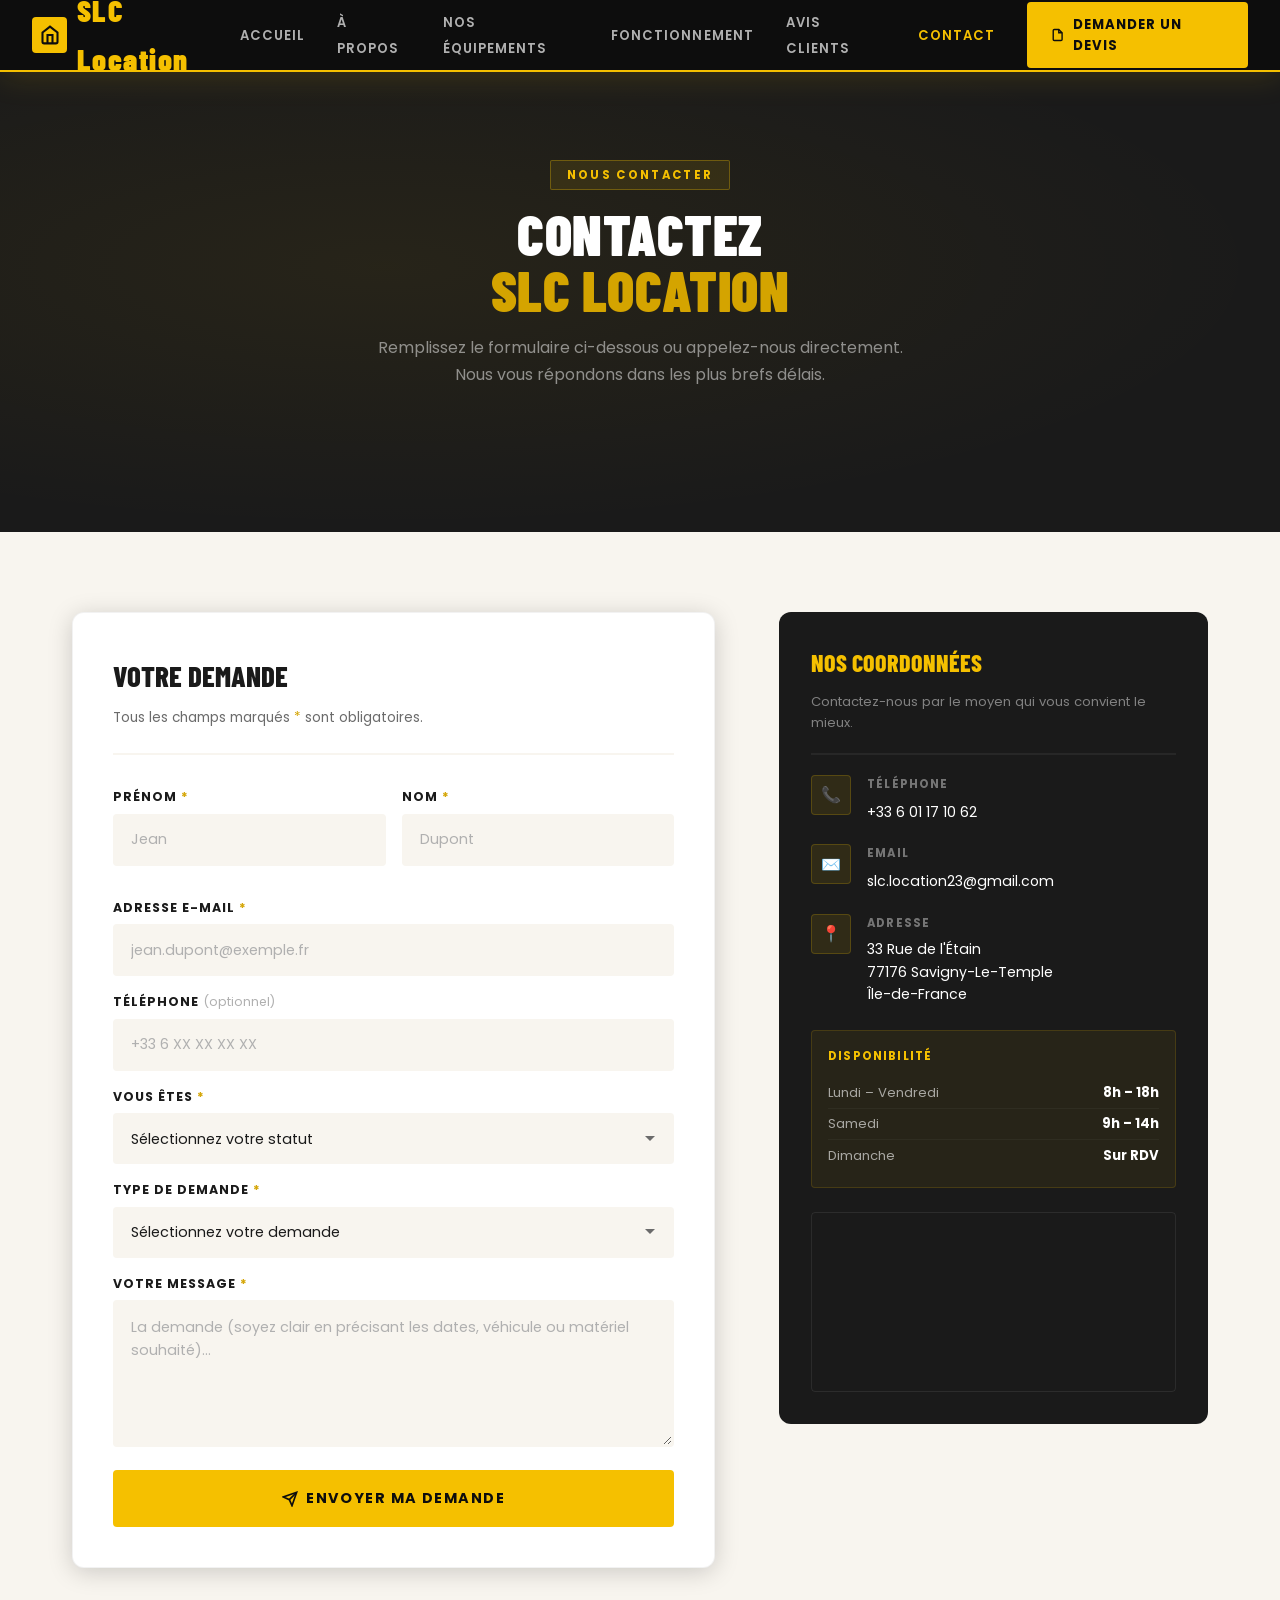
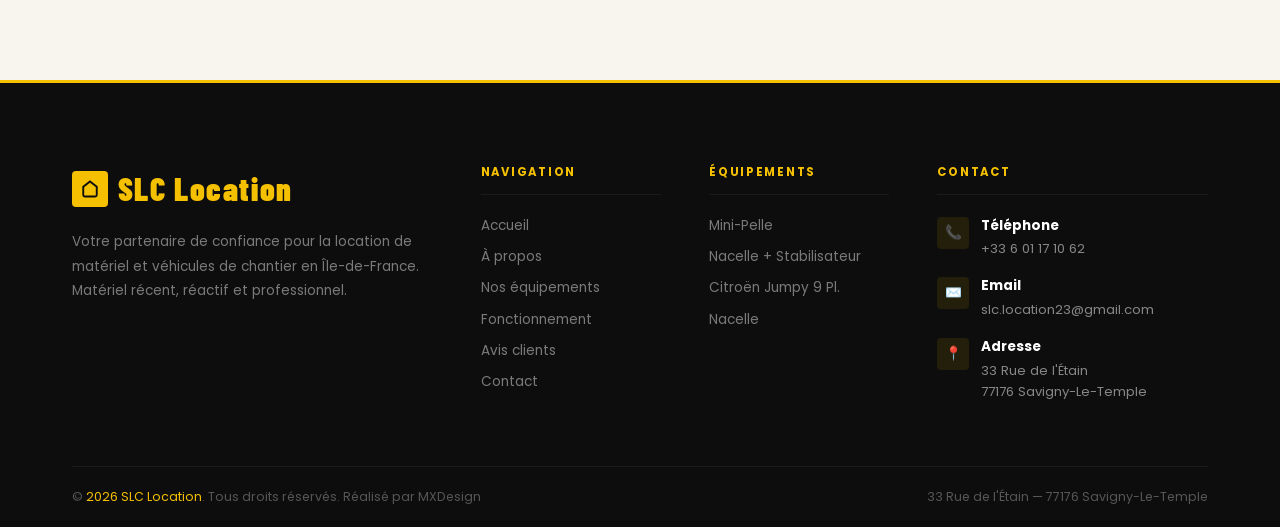
<file: contact.html>
<!DOCTYPE html>
<html lang="fr">
<head>
  <meta charset="UTF-8" />
  <meta name="viewport" content="width=device-width, initial-scale=1.0" />

  <!-- SEO -->
  <title>Contact &amp; Devis — SLC Location | Matériel Chantier Savigny-Le-Temple</title>
  <meta name="description" content="Contactez SLC Location pour un devis rapide de location de nacelles, mini-pelles, véhicules utilitaires. Réponse sous 24h. Savigny-Le-Temple, Île-de-France." />
  <meta name="keywords" content="contact SLC Location, devis location matériel chantier, location nacelle Seine-et-Marne, devis mini-pelle" />
  <meta name="author" content="SLC Location" />
  <meta name="robots" content="index, follow" />

  <!-- Open Graph -->
  <meta property="og:title" content="Contact — SLC Location" />
  <meta property="og:description" content="Demandez votre devis en ligne. Réponse rapide garantie." />
  <meta property="og:type" content="website" />
  <meta property="og:locale" content="fr_FR" />

  <!-- Fonts -->
  <link rel="preconnect" href="https://fonts.googleapis.com" />
  <link rel="preconnect" href="https://fonts.gstatic.com" crossorigin />
  <link href="https://fonts.googleapis.com/css2?family=Poppins:wght@300;400;500;600;700;800;900&family=Barlow+Condensed:wght@700;800;900&display=swap" rel="stylesheet" />

  <!-- Styles -->
  <link rel="stylesheet" href="style.css" />

  <!-- Canonical -->
  <link rel="canonical" href="https://slclocation.fr/contact.html" />
</head>
<body>

  <!-- =============================================
       NAVIGATION
       ============================================= -->
  <nav class="navbar scrolled" role="navigation" aria-label="Navigation principale">
    <a href="index.html" class="navbar__logo" aria-label="SLC Location - Retour accueil">
      <div class="navbar__logo-icon" aria-hidden="true">
        <svg width="20" height="20" viewBox="0 0 24 24" fill="none" stroke="currentColor" stroke-width="2.5">
          <path d="M3 9l9-7 9 7v11a2 2 0 0 1-2 2H5a2 2 0 0 1-2-2z"/>
          <polyline points="9 22 9 12 15 12 15 22"/>
        </svg>
      </div>
      <span>SLC <span>Location</span></span>
    </a>

    <!-- Desktop Menu -->
    <ul class="navbar__menu" role="list">
      <li><a href="index.html#accueil">Accueil</a></li>
      <li><a href="index.html#apropos">À propos</a></li>
      <li><a href="index.html#equipements">Nos équipements</a></li>
      <li><a href="index.html#fonctionnement">Fonctionnement</a></li>
      <li><a href="index.html#avis">Avis clients</a></li>
      <li><a href="contact.html" style="color:var(--yellow)">Contact</a></li>
      <li><a href="contact.html" class="btn-devis">
        <svg width="14" height="14" viewBox="0 0 24 24" fill="none" stroke="currentColor" stroke-width="2.5" aria-hidden="true">
          <path d="M14 2H6a2 2 0 0 0-2 2v16a2 2 0 0 0 2 2h12a2 2 0 0 0 2-2V8z"/>
          <polyline points="14 2 14 8 20 8"/>
        </svg>
        Demander un devis
      </a></li>
    </ul>

    <!-- Hamburger -->
    <button
      id="hamburger-btn"
      class="navbar__hamburger"
      aria-label="Ouvrir le menu"
      onclick="
        var menu = document.getElementById('mobile-menu');
        var btn = document.getElementById('hamburger-btn');
        var isOpen = menu.classList.toggle('open');
        btn.classList.toggle('active', isOpen);
        document.body.style.overflow = isOpen ? 'hidden' : '';
      "
    >
      <span></span><span></span><span></span>
    </button>
  </nav>

  <!-- Mobile Menu -->
  <div id="mobile-menu" class="navbar__mobile" role="navigation" aria-label="Menu mobile">
    <a href="index.html#accueil">Accueil</a>
    <a href="index.html#apropos">À propos</a>
    <a href="index.html#equipements">Nos équipements</a>
    <a href="index.html#fonctionnement">Fonctionnement</a>
    <a href="index.html#avis">Avis clients</a>
    <a href="contact.html">Contact</a>
    <a href="contact.html" class="btn-devis">Demander un devis</a>
  </div>

  <!-- =============================================
       HERO CONTACT
       ============================================= -->
  <header class="contact-hero" aria-labelledby="contact-hero-title">
    <div class="container" style="position:relative;z-index:1">
      <div class="section-header">
        <div class="section-tag">Nous contacter</div>
        <h1 class="section-title" id="contact-hero-title">Contactez<br /><span>SLC Location</span></h1>
        <p class="section-subtitle">Remplissez le formulaire ci-dessous ou appelez-nous directement. Nous vous répondons dans les plus brefs délais.</p>
      </div>
    </div>
  </header>

  <!-- =============================================
       SECTION CONTACT
       ============================================= -->
  <main class="contact-section" id="main-content">
    <div class="container">
      <div class="contact__grid">

        <!-- ---- FORMULAIRE ---- -->
        <div class="reveal">
          <div class="contact-form">
            <h2 class="form-title">Votre demande</h2>
            <p class="form-subtitle">Tous les champs marqués <span style="color:var(--yellow-dark)">*</span> sont obligatoires.</p>

            <!--
              FORMSPREE : Remplacez ACTION par votre endpoint Formspree
              Ex: https://formspree.io/f/VOTRE_ID
            -->
            <form
              id="contact-form"
              action="https://formspree.io/f/xvzwrjgv"
              method="POST"
              novalidate
              aria-label="Formulaire de contact SLC Location"
            >
              <!-- Honeypot anti-spam -->
              <input type="text" name="_gotcha" style="display:none" aria-hidden="true" tabindex="-1" />

              <!-- Prénom / Nom -->
              <div class="form-row">
                <div class="form-group">
                  <label for="prenom">Prénom <span class="required" aria-label="obligatoire">*</span></label>
                  <input
                    type="text"
                    id="prenom"
                    name="prenom"
                    placeholder="Jean"
                    required
                    autocomplete="given-name"
                    aria-required="true"
                  />
                </div>
                <div class="form-group">
                  <label for="nom">Nom <span class="required" aria-label="obligatoire">*</span></label>
                  <input
                    type="text"
                    id="nom"
                    name="nom"
                    placeholder="Dupont"
                    required
                    autocomplete="family-name"
                    aria-required="true"
                  />
                </div>
              </div>

              <!-- Email -->
              <div class="form-group">
                <label for="email">Adresse e-mail <span class="required" aria-label="obligatoire">*</span></label>
                <input
                  type="email"
                  id="email"
                  name="email"
                  placeholder="jean.dupont@exemple.fr"
                  required
                  autocomplete="email"
                  aria-required="true"
                />
              </div>

              <!-- Téléphone (optionnel) -->
              <div class="form-group">
                <label for="telephone">Téléphone <span style="color:var(--gray-light);font-weight:400;text-transform:none;letter-spacing:0;">(optionnel)</span></label>
                <input
                  type="tel"
                  id="telephone"
                  name="telephone"
                  placeholder="+33 6 XX XX XX XX"
                  autocomplete="tel"
                />
              </div>

              <!-- Statut -->
              <div class="form-group">
                <label for="statut">Vous êtes <span class="required" aria-label="obligatoire">*</span></label>
                <select id="statut" name="statut" required aria-required="true">
                  <option value="" disabled selected>Sélectionnez votre statut</option>
                  <option value="particulier">Particulier</option>
                  <option value="entreprise">Entreprise</option>
                  <option value="artisan">Artisan</option>
                  <option value="autre">Autre</option>
                </select>
              </div>

              <!-- Type de demande -->
              <div class="form-group">
                <label for="type_demande">Type de demande <span class="required" aria-label="obligatoire">*</span></label>
                <select id="type_demande" name="type_demande" required aria-required="true">
                  <option value="" disabled selected>Sélectionnez votre demande</option>
                  <option value="question">Question</option>
                  <option value="devis">Demande de devis</option>
                </select>
              </div>

              <!-- Message -->
              <div class="form-group">
                <label for="message">Votre message <span class="required" aria-label="obligatoire">*</span></label>
                <textarea
                  id="message"
                  name="message"
                  placeholder="La demande (soyez clair en précisant les dates, véhicule ou matériel souhaité)…"
                  required
                  aria-required="true"
                  rows="5"
                ></textarea>
              </div>

              <button type="submit" class="btn-submit">
                <svg width="16" height="16" viewBox="0 0 24 24" fill="none" stroke="currentColor" stroke-width="2.5" aria-hidden="true">
                  <line x1="22" y1="2" x2="11" y2="13"/>
                  <polygon points="22 2 15 22 11 13 2 9 22 2"/>
                </svg>
                Envoyer ma demande
              </button>

            </form>

            <!-- Message de succès -->
            <div id="form-success" class="form-success" role="alert" aria-live="polite">
              <div class="form-success__icon" aria-hidden="true">✅</div>
              <h3>Demande envoyée !</h3>
              <p>Votre demande a été envoyée avec succès. Nous vous recontactons dans les plus brefs délais.</p>
            </div>

          </div>
        </div><!-- /.reveal -->

        <!-- ---- INFOS CONTACT ---- -->
        <aside aria-label="Informations de contact">

          <div class="contact-info-card reveal-right">
            <h3>Nos coordonnées</h3>
            <p style="font-size:0.82rem;color:rgba(255,255,255,0.45);margin-bottom:0.5rem;">Contactez-nous par le moyen qui vous convient le mieux.</p>

            <div class="info-divider"></div>

            <!-- Téléphones -->
            <div class="contact-info-item">
              <div class="contact-info-icon" aria-hidden="true">📞</div>
              <div>
                <h4>Téléphone</h4>
                <a href="tel:+33601171062">+33 6 01 17 10 62</a><br />
              </div>
            </div>

            <!-- Email -->
            <div class="contact-info-item">
              <div class="contact-info-icon" aria-hidden="true">✉️</div>
              <div>
                <h4>Email</h4>
                <a href="mailto:slc.location23@gmail.com">slc.location23@gmail.com</a>
              </div>
            </div>

            <!-- Adresse -->
            <div class="contact-info-item">
              <div class="contact-info-icon" aria-hidden="true">📍</div>
              <div>
                <h4>Adresse</h4>
                <p>33 Rue de l'Étain<br />77176 Savigny-Le-Temple<br />Île-de-France</p>
              </div>
            </div>

            <!-- Disponibilité -->
            <div class="contact-availability" role="region" aria-label="Horaires de disponibilité">
              <h4>Disponibilité</h4>
              <div class="contact-availability-item">
                <span>Lundi – Vendredi</span>
                <strong>8h – 18h</strong>
              </div>
              <div class="contact-availability-item">
                <span>Samedi</span>
                <strong>9h – 14h</strong>
              </div>
              <div class="contact-availability-item">
                <span>Dimanche</span>
                <strong>Sur RDV</strong>
              </div>
            </div>

            <!-- Google Maps -->
            <div class="map-contact" aria-label="Carte de localisation SLC Location">
              <iframe
                src="https://www.google.com/maps/embed?pb=!1m18!1m12!1m3!1d2641.2!2d2.579!3d48.578!2m3!1f0!2f0!3f0!3m2!1i1024!2i768!4f13.1!3m3!1m2!1s0x47e5fca4b6e1c1a1%3A0x0!2s33+Rue+de+l'%C3%89tain%2C+77176+Savigny-le-Temple!5e0!3m2!1sfr!2sfr!4v1"
                loading="lazy"
                title="Localisation SLC Location sur Google Maps"
                referrerpolicy="no-referrer-when-downgrade"
              ></iframe>
            </div>

          </div><!-- /.contact-info-card -->

        </aside>

      </div><!-- /.contact__grid -->
    </div>
  </main>

  <!-- =============================================
       FOOTER
       ============================================= -->
  <footer role="contentinfo">
    <div class="container">
      <div class="footer__grid">

        <div class="footer__brand">
          <a href="index.html" class="navbar__logo" aria-label="SLC Location">
            <div class="navbar__logo-icon" aria-hidden="true">
              <svg width="18" height="18" viewBox="0 0 24 24" fill="none" stroke="currentColor" stroke-width="2.5">
                <path d="M3 9l9-7 9 7v11a2 2 0 0 1-2 2H5a2 2 0 0 1-2-2z"/>
              </svg>
            </div>
            <span>SLC <span>Location</span></span>
          </a>
          <p>Votre partenaire de confiance pour la location de matériel et véhicules de chantier en Île-de-France. Matériel récent, réactif et professionnel.</p>
        </div>

        <div class="footer__col">
          <h4>Navigation</h4>
          <nav class="footer__links" aria-label="Navigation footer">
            <a href="index.html#accueil">Accueil</a>
            <a href="index.html#apropos">À propos</a>
            <a href="index.html#equipements">Nos équipements</a>
            <a href="index.html#fonctionnement">Fonctionnement</a>
            <a href="index.html#avis">Avis clients</a>
            <a href="contact.html">Contact</a>
          </nav>
        </div>

        <div class="footer__col">
          <h4>Équipements</h4>
          <div class="footer__links">
            <a href="index.html#equipements">Mini-Pelle</a>
            <a href="index.html#equipements">Nacelle + Stabilisateur</a>
            <a href="index.html#equipements">Citroën Jumpy 9 Pl.</a>
            <a href="index.html#equipements">Nacelle</a>
          </div>
        </div>

        <div class="footer__col">
          <h4>Contact</h4>
          <div class="footer__contact-item">
            <div class="footer__contact-icon" aria-hidden="true">📞</div>
            <p>
              <strong>Téléphone</strong>
              <a href="tel:+33601171062">+33 6 01 17 10 62</a><br />
            </p>
          </div>
          <div class="footer__contact-item">
            <div class="footer__contact-icon" aria-hidden="true">✉️</div>
            <p>
              <strong>Email</strong>
              <a href="mailto:slc.location23@gmail.com">slc.location23@gmail.com</a>
            </p>
          </div>
          <div class="footer__contact-item">
            <div class="footer__contact-icon" aria-hidden="true">📍</div>
            <p>
              <strong>Adresse</strong>
              33 Rue de l'Étain<br />
              77176 Savigny-Le-Temple
            </p>
          </div>
        </div>

      </div>

      <div class="footer__bottom">
        <p>© <span class="footer-year">2026</span> <span>SLC Location</span>. Tous droits réservés. Réalisé par MXDesign</p>
        <p>33 Rue de l'Étain — 77176 Savigny-Le-Temple</p>
      </div>
    </div>
  </footer>

  <!-- Script -->
  <script src="script.js" defer></script>
</body>
</html>
</file>
<file: style.css>
/* ============================================
   SLC LOCATION â€” STYLESHEET
   Design: BTP Premium / Industrial
   ============================================ */

@import url('https://fonts.googleapis.com/css2?family=Poppins:wght@300;400;500;600;700;800;900&family=Barlow+Condensed:wght@700;800;900&display=swap');

/* ---- VARIABLES ---- */
:root {
  --yellow: #F5C000;
  --yellow-light: #FFD740;
  --yellow-dark: #D4A400;
  --black: #0D0D0D;
  --dark: #1A1A1A;
  --dark2: #252525;
  --gray: #3A3A3A;
  --gray-mid: #6B6B6B;
  --gray-light: #B0B0B0;
  --white: #FFFFFF;
  --off-white: #F8F5EF;
  --radius: 4px;
  --radius-lg: 12px;
  --shadow: 0 4px 24px rgba(0,0,0,0.18);
  --shadow-lg: 0 12px 48px rgba(0,0,0,0.28);
  --transition: 0.3s cubic-bezier(0.4, 0, 0.2, 1);
  --font-display: 'Barlow Condensed', sans-serif;
  --font-body: 'Poppins', sans-serif;
}

/* ---- RESET & BASE ---- */
*, *::before, *::after { box-sizing: border-box; margin: 0; padding: 0; }

html { scroll-behavior: smooth; font-size: 16px; }

body {
  font-family: var(--font-body);
  background: var(--white);
  color: var(--dark);
  line-height: 1.6;
  overflow-x: hidden;
}

img { max-width: 100%; height: auto; display: block; }

a { text-decoration: none; color: inherit; }

ul { list-style: none; }

/* ---- SCROLLBAR ---- */
::-webkit-scrollbar { width: 6px; }
::-webkit-scrollbar-track { background: var(--dark); }
::-webkit-scrollbar-thumb { background: var(--yellow); border-radius: 3px; }

/* ============================================
   NAVIGATION
   ============================================ */
.navbar {
  position: fixed;
  top: 0; left: 0; right: 0;
  z-index: 1000;
  padding: 0 2rem;
  height: 72px;
  display: flex;
  align-items: center;
  justify-content: space-between;
  background: rgba(13, 13, 13, 0.95);
  backdrop-filter: blur(12px);
  -webkit-backdrop-filter: blur(12px);
  border-bottom: 2px solid transparent;
  transition: border-color var(--transition), box-shadow var(--transition);
}

.navbar.scrolled {
  border-bottom-color: var(--yellow);
  box-shadow: 0 4px 32px rgba(245,192,0,0.15);
}

.navbar__logo {
  display: flex;
  align-items: center;
  gap: 0.6rem;
  font-family: var(--font-display);
  font-size: 1.9rem;
  font-weight: 900;
  letter-spacing: 0.05em;
  color: var(--white);
}

.navbar__logo span {
  color: var(--yellow);
}

.navbar__logo-icon {
  width: 36px; height: 36px;
  background: var(--yellow);
  border-radius: 4px;
  display: flex; align-items: center; justify-content: center;
}

.navbar__logo-icon svg { color: var(--black); }

.navbar__menu {
  display: flex;
  align-items: center;
  gap: 2rem;
}

.navbar__menu a {
  font-size: 0.82rem;
  font-weight: 600;
  letter-spacing: 0.08em;
  text-transform: uppercase;
  color: var(--gray-light);
  transition: color var(--transition);
  position: relative;
}

.navbar__menu a::after {
  content: '';
  position: absolute;
  bottom: -4px; left: 0;
  width: 0; height: 2px;
  background: var(--yellow);
  transition: width var(--transition);
}

.navbar__menu a:hover { color: var(--white); }
.navbar__menu a:hover::after { width: 100%; }

.btn-devis {
  display: inline-flex;
  align-items: center;
  gap: 0.5rem;
  padding: 0.6rem 1.4rem;
  background: var(--yellow);
  color: var(--black) !important;
  font-size: 0.82rem !important;
  font-weight: 700 !important;
  letter-spacing: 0.06em;
  text-transform: uppercase;
  border-radius: var(--radius);
  border: 2px solid var(--yellow);
  cursor: pointer;
  transition: background var(--transition), transform var(--transition), box-shadow var(--transition);
}

.btn-devis:hover {
  background: var(--yellow-light);
  transform: translateY(-1px);
  box-shadow: 0 6px 20px rgba(245,192,0,0.4);
}

.btn-devis::after { display: none !important; }

/* Hamburger */
.navbar__hamburger {
  display: none;
  flex-direction: column;
  gap: 5px;
  cursor: pointer;
  padding: 10px;
  background: none;
  border: none;
  touch-action: manipulation;
  -webkit-tap-highlight-color: transparent;
  min-width: 44px;
  min-height: 44px;
  align-items: center;
  justify-content: center;
}

.navbar__hamburger span {
  display: block;
  width: 24px; height: 2px;
  background: var(--white);
  transition: all var(--transition);
  transform-origin: center;
}

.navbar__hamburger.active span:nth-child(1) { transform: translateY(7px) rotate(45deg); }
.navbar__hamburger.active span:nth-child(2) { opacity: 0; transform: scaleX(0); }
.navbar__hamburger.active span:nth-child(3) { transform: translateY(-7px) rotate(-45deg); }

/* Mobile menu */
.navbar__mobile {
  position: fixed;
  top: 72px; left: 0; right: 0;
  background: var(--dark);
  padding: 1.5rem 2rem 2rem;
  flex-direction: column;
  gap: 1rem;
  border-top: 2px solid var(--yellow);
  z-index: 9999;
  display: none;
}

.navbar__mobile.open {
  display: flex;
}

.navbar__mobile a {
  font-size: 1rem;
  font-weight: 600;
  letter-spacing: 0.06em;
  text-transform: uppercase;
  color: var(--gray-light);
  padding: 0.75rem 0;
  border-bottom: 1px solid var(--gray);
  transition: color var(--transition), padding-left var(--transition);
}

.navbar__mobile a:hover { color: var(--yellow); padding-left: 8px; }

.navbar__mobile .btn-devis {
  margin-top: 0.5rem;
  justify-content: center;
  padding: 0.9rem;
  font-size: 0.9rem !important;
  border-bottom: none;
}

.navbar__mobile .btn-devis:hover { padding-left: 1.4rem; }

/* ============================================
   HERO
   ============================================ */
.hero {
  position: relative;
  min-height: 100vh;
  display: flex;
  align-items: center;
  overflow: hidden;
  background: var(--black);
}

.hero__bg {
  position: absolute;
  inset: 0;
  background-image: url('https://images.unsplash.com/photo-1504307651254-35680f356dfd?w=1600&q=80');
  background-size: cover;
  background-position: center;
  opacity: 0.35;
  transform: scale(1.05);
  transition: transform 8s ease;
}

.hero.loaded .hero__bg { transform: scale(1); }

.hero__overlay {
  position: absolute;
  inset: 0;
  background: linear-gradient(
    135deg,
    rgba(13,13,13,0.92) 0%,
    rgba(13,13,13,0.6) 50%,
    rgba(245,192,0,0.08) 100%
  );
}

/* Diagonal stripe accent */
.hero::after {
  content: '';
  position: absolute;
  bottom: -2px; left: 0; right: 0;
  height: 80px;
  background: var(--white);
  clip-path: polygon(0 100%, 100% 100%, 100% 0);
}

.hero__content {
  position: relative;
  z-index: 2;
  max-width: 1200px;
  margin: 0 auto;
  padding: 8rem 2rem 6rem;
  width: 100%;
}

.hero__badge {
  display: inline-flex;
  align-items: center;
  gap: 0.5rem;
  background: rgba(245,192,0,0.15);
  border: 1px solid rgba(245,192,0,0.4);
  color: var(--yellow);
  font-size: 0.78rem;
  font-weight: 700;
  letter-spacing: 0.15em;
  text-transform: uppercase;
  padding: 0.4rem 1rem;
  border-radius: 2px;
  margin-bottom: 1.5rem;
  opacity: 0;
  animation: fadeInUp 0.8s 0.2s forwards;
}

.hero__badge::before {
  content: '';
  width: 6px; height: 6px;
  background: var(--yellow);
  border-radius: 50%;
  animation: pulse 2s infinite;
}

@keyframes pulse {
  0%, 100% { opacity: 1; transform: scale(1); }
  50% { opacity: 0.5; transform: scale(1.4); }
}

.hero__title {
  font-family: var(--font-display);
  font-size: clamp(3.5rem, 9vw, 8rem);
  font-weight: 900;
  line-height: 0.9;
  letter-spacing: -0.01em;
  color: var(--white);
  text-transform: uppercase;
  margin-bottom: 1rem;
  opacity: 0;
  animation: fadeInUp 0.8s 0.4s forwards;
}

.hero__title span { color: var(--yellow); }

.hero__subtitle {
  font-size: clamp(1rem, 2.5vw, 1.3rem);
  font-weight: 500;
  color: var(--yellow-light);
  letter-spacing: 0.05em;
  text-transform: uppercase;
  margin-bottom: 1.5rem;
  opacity: 0;
  animation: fadeInUp 0.8s 0.6s forwards;
}

.hero__text {
  font-size: 1rem;
  color: rgba(255,255,255,0.72);
  max-width: 600px;
  line-height: 1.75;
  margin-bottom: 2.5rem;
  opacity: 0;
  animation: fadeInUp 0.8s 0.8s forwards;
}

.hero__cta {
  display: flex;
  gap: 1rem;
  flex-wrap: wrap;
  opacity: 0;
  animation: fadeInUp 0.8s 1s forwards;
}

.btn-primary {
  display: inline-flex;
  align-items: center;
  gap: 0.6rem;
  padding: 1rem 2rem;
  background: var(--yellow);
  color: var(--black);
  font-family: var(--font-body);
  font-size: 0.9rem;
  font-weight: 700;
  letter-spacing: 0.08em;
  text-transform: uppercase;
  border: 2px solid var(--yellow);
  border-radius: var(--radius);
  cursor: pointer;
  transition: all var(--transition);
}

.btn-primary:hover {
  background: transparent;
  color: var(--yellow);
  transform: translateY(-2px);
  box-shadow: 0 8px 32px rgba(245,192,0,0.35);
}

.btn-secondary {
  display: inline-flex;
  align-items: center;
  gap: 0.6rem;
  padding: 1rem 2rem;
  background: transparent;
  color: var(--white);
  font-family: var(--font-body);
  font-size: 0.9rem;
  font-weight: 600;
  letter-spacing: 0.08em;
  text-transform: uppercase;
  border: 2px solid rgba(255,255,255,0.3);
  border-radius: var(--radius);
  cursor: pointer;
  transition: all var(--transition);
}

.btn-secondary:hover {
  border-color: var(--white);
  background: rgba(255,255,255,0.08);
  transform: translateY(-2px);
}

.hero__stats {
  position: absolute;
  bottom: 120px;
  right: 2rem;
  display: flex;
  flex-direction: column;
  gap: 1.5rem;
  opacity: 0;
  animation: fadeInRight 0.8s 1.2s forwards;
}

.hero__stat {
  text-align: right;
  padding: 1rem 1.4rem;
  background: rgba(255,255,255,0.05);
  border: 1px solid rgba(255,255,255,0.1);
  border-right: 3px solid var(--yellow);
  backdrop-filter: blur(8px);
}

.hero__stat-num {
  font-family: var(--font-display);
  font-size: 2.2rem;
  font-weight: 900;
  color: var(--yellow);
  line-height: 1;
}

.hero__stat-label {
  font-size: 0.72rem;
  font-weight: 600;
  letter-spacing: 0.1em;
  text-transform: uppercase;
  color: rgba(255,255,255,0.5);
}

@keyframes fadeInUp {
  from { opacity: 0; transform: translateY(30px); }
  to { opacity: 1; transform: translateY(0); }
}

@keyframes fadeInRight {
  from { opacity: 0; transform: translateX(30px); }
  to { opacity: 1; transform: translateX(0); }
}

/* ============================================
   SECTIONS COMMONS
   ============================================ */
section { overflow: hidden; }

.container {
  max-width: 1200px;
  margin: 0 auto;
  padding: 0 2rem;
}

.section-header {
  text-align: center;
  margin-bottom: 4rem;
}

.section-tag {
  display: inline-block;
  font-size: 0.72rem;
  font-weight: 700;
  letter-spacing: 0.2em;
  text-transform: uppercase;
  color: var(--yellow-dark);
  background: rgba(245,192,0,0.1);
  border: 1px solid rgba(245,192,0,0.25);
  padding: 0.3rem 1rem;
  border-radius: 2px;
  margin-bottom: 1rem;
}

.section-title {
  font-family: var(--font-display);
  font-size: clamp(2rem, 5vw, 3.5rem);
  font-weight: 900;
  text-transform: uppercase;
  line-height: 1;
  letter-spacing: 0.01em;
  color: var(--dark);
  margin-bottom: 1rem;
}

.section-title span { color: var(--yellow-dark); }

.section-subtitle {
  font-size: 1rem;
  color: var(--gray-mid);
  max-width: 560px;
  margin: 0 auto;
  line-height: 1.7;
}

/* Animate on scroll â€” masquÃ© UNIQUEMENT si JS est actif (body.js-ready) */
.js-ready .reveal {
  opacity: 0;
  transform: translateY(40px);
  transition: opacity 0.7s ease, transform 0.7s ease;
}
.js-ready .reveal.visible {
  opacity: 1;
  transform: translateY(0);
}

.js-ready .reveal-left {
  opacity: 0;
  transform: translateX(-40px);
  transition: opacity 0.7s ease, transform 0.7s ease;
}
.js-ready .reveal-left.visible {
  opacity: 1;
  transform: translateX(0);
}

.js-ready .reveal-right {
  opacity: 0;
  transform: translateX(40px);
  transition: opacity 0.7s ease, transform 0.7s ease;
}
.js-ready .reveal-right.visible {
  opacity: 1;
  transform: translateX(0);
}

/* ============================================
   ABOUT
   ============================================ */
#apropos {
  padding: 7rem 0;
  background: var(--off-white);
  position: relative;
}

.about__grid {
  display: grid;
  grid-template-columns: 1fr 1fr;
  gap: 5rem;
  align-items: center;
}

.about__visual {
  position: relative;
}

.about__img-wrap {
  position: relative;
  border-radius: var(--radius-lg);
  overflow: hidden;
  aspect-ratio: 4/3;
}

.about__img-wrap img {
  width: 100%; height: 100%;
  object-fit: cover;
  transition: transform 0.6s ease;
}

.about__img-wrap:hover img { transform: scale(1.04); }

.about__badge-float {
  position: absolute;
  bottom: -20px; right: -20px;
  background: var(--yellow);
  padding: 1.5rem;
  border-radius: var(--radius-lg);
  text-align: center;
  box-shadow: var(--shadow-lg);
}

.about__badge-float strong {
  display: block;
  font-family: var(--font-display);
  font-size: 2.5rem;
  font-weight: 900;
  color: var(--black);
  line-height: 1;
}

.about__badge-float span {
  font-size: 0.72rem;
  font-weight: 700;
  text-transform: uppercase;
  letter-spacing: 0.08em;
  color: rgba(0,0,0,0.6);
}

.about__content .section-header { text-align: left; }
.about__content .section-subtitle { margin: 0; }

.about__text {
  margin-top: 1.5rem;
  font-size: 0.95rem;
  color: var(--gray-mid);
  line-height: 1.8;
}

.about__features {
  margin-top: 2.5rem;
  display: grid;
  grid-template-columns: 1fr 1fr;
  gap: 1rem;
}

.about__feature {
  display: flex;
  align-items: flex-start;
  gap: 0.75rem;
  padding: 1rem;
  background: var(--white);
  border-radius: var(--radius);
  border-left: 3px solid var(--yellow);
  transition: transform var(--transition), box-shadow var(--transition);
}

.about__feature:hover {
  transform: translateY(-2px);
  box-shadow: var(--shadow);
}

.about__feature-icon {
  width: 36px; height: 36px;
  background: rgba(245,192,0,0.12);
  border-radius: var(--radius);
  display: flex; align-items: center; justify-content: center;
  flex-shrink: 0;
  color: var(--yellow-dark);
  font-size: 1rem;
}

.about__feature-text strong {
  display: block;
  font-size: 0.82rem;
  font-weight: 700;
  color: var(--dark);
}

.about__feature-text span {
  font-size: 0.76rem;
  color: var(--gray-mid);
}

/* ============================================
   EQUIPMENT
   ============================================ */
#equipements {
  padding: 7rem 0;
  background: var(--dark);
  position: relative;
}

#equipements .section-title { color: var(--white); }
#equipements .section-tag {
  color: var(--yellow);
  background: rgba(245,192,0,0.1);
  border-color: rgba(245,192,0,0.3);
}
#equipements .section-subtitle { color: rgba(255,255,255,0.5); }

.equipment__grid {
  display: grid;
  grid-template-columns: repeat(auto-fit, minmax(260px, 1fr));
  gap: 1.5rem;
}

.equipment__card {
  background: var(--dark2);
  border: 1px solid rgba(255,255,255,0.06);
  border-radius: var(--radius-lg);
  overflow: hidden;
  cursor: pointer;
  transition: transform var(--transition), box-shadow var(--transition), border-color var(--transition);
  position: relative;
  group: true;
}

.equipment__card:hover {
  transform: translateY(-6px);
  box-shadow: 0 16px 48px rgba(0,0,0,0.5), 0 0 0 2px var(--yellow);
  border-color: var(--yellow);
}

.equipment__card-img {
  position: relative;
  aspect-ratio: 16/10;
  overflow: hidden;
  background: var(--gray);
}

.equipment__card-img img {
  width: 100%; height: 100%;
  object-fit: cover;
  transition: transform 0.6s ease;
  filter: brightness(0.85);
}

.equipment__card:hover .equipment__card-img img {
  transform: scale(1.07);
  filter: brightness(1);
}

.equipment__card-badge {
  position: absolute;
  top: 12px; left: 12px;
  background: var(--yellow);
  color: var(--black);
  font-size: 0.68rem;
  font-weight: 800;
  letter-spacing: 0.1em;
  text-transform: uppercase;
  padding: 0.3rem 0.7rem;
  border-radius: 2px;
}

.equipment__card-body {
  padding: 1.5rem;
}

.equipment__card-title {
  font-family: var(--font-display);
  font-size: 1.5rem;
  font-weight: 800;
  text-transform: uppercase;
  color: var(--white);
  margin-bottom: 0.5rem;
  line-height: 1.1;
}

.equipment__card-desc {
  font-size: 0.84rem;
  color: rgba(255,255,255,0.55);
  line-height: 1.6;
  margin-bottom: 1rem;
}

.equipment__card-specs {
  display: flex;
  flex-wrap: wrap;
  gap: 0.4rem;
  margin-bottom: 1.25rem;
}

.equipment__card-spec {
  display: flex;
  align-items: center;
  gap: 0.35rem;
  font-size: 0.72rem;
  font-weight: 600;
  color: var(--yellow);
  background: rgba(245,192,0,0.08);
  border: 1px solid rgba(245,192,0,0.2);
  padding: 0.25rem 0.6rem;
  border-radius: 2px;
}

.equipment__card-actions {
  display: flex;
  gap: 0.75rem;
}

.btn-card-primary {
  flex: 1;
  padding: 0.7rem;
  background: var(--yellow);
  color: var(--black);
  font-size: 0.78rem;
  font-weight: 700;
  letter-spacing: 0.06em;
  text-transform: uppercase;
  border: none;
  border-radius: var(--radius);
  cursor: pointer;
  transition: all var(--transition);
  text-align: center;
}

.btn-card-primary:hover {
  background: var(--yellow-light);
  transform: translateY(-1px);
}

.btn-card-secondary {
  padding: 0.7rem 1rem;
  background: transparent;
  color: rgba(255,255,255,0.6);
  font-size: 0.78rem;
  font-weight: 600;
  border: 1px solid rgba(255,255,255,0.15);
  border-radius: var(--radius);
  cursor: pointer;
  transition: all var(--transition);
  white-space: nowrap;
}

.btn-card-secondary:hover {
  color: var(--white);
  border-color: rgba(255,255,255,0.4);
  background: rgba(255,255,255,0.06);
}

/* ============================================
   MODAL PRODUIT
   ============================================ */
.modal-overlay {
  position: fixed;
  inset: 0;
  background: rgba(0,0,0,0.85);
  z-index: 2000;
  display: flex;
  align-items: center;
  justify-content: center;
  padding: 2rem;
  opacity: 0;
  pointer-events: none;
  transition: opacity var(--transition);
  backdrop-filter: blur(4px);
}

.modal-overlay.active {
  opacity: 1;
  pointer-events: all;
}

.modal {
  background: var(--dark2);
  border: 1px solid rgba(255,255,255,0.1);
  border-radius: var(--radius-lg);
  max-width: 700px;
  width: 100%;
  max-height: 90vh;
  overflow-y: auto;
  transform: translateY(20px) scale(0.97);
  transition: transform var(--transition);
}

.modal-overlay.active .modal {
  transform: translateY(0) scale(1);
}

.modal__header {
  position: relative;
  aspect-ratio: 16/7;
  overflow: hidden;
}

.modal__header img {
  width: 100%; height: 100%;
  object-fit: cover;
  filter: brightness(0.7);
}

.modal__header-content {
  position: absolute;
  bottom: 1.5rem; left: 2rem; right: 2rem;
}

.modal__header-title {
  font-family: var(--font-display);
  font-size: 2.5rem;
  font-weight: 900;
  text-transform: uppercase;
  color: var(--white);
  text-shadow: 0 2px 12px rgba(0,0,0,0.5);
}

.modal__close {
  position: absolute;
  top: 1rem; right: 1rem;
  width: 36px; height: 36px;
  background: rgba(0,0,0,0.6);
  border: 1px solid rgba(255,255,255,0.2);
  border-radius: 50%;
  color: var(--white);
  font-size: 1.1rem;
  cursor: pointer;
  display: flex; align-items: center; justify-content: center;
  transition: background var(--transition);
}

.modal__close:hover { background: rgba(245,192,0,0.5); }

.modal__body {
  padding: 2rem;
}

.modal__description {
  font-size: 0.95rem;
  color: rgba(255,255,255,0.7);
  line-height: 1.8;
  margin-bottom: 1.5rem;
}

.modal__specs-title {
  font-size: 0.72rem;
  font-weight: 700;
  letter-spacing: 0.15em;
  text-transform: uppercase;
  color: var(--yellow);
  margin-bottom: 0.75rem;
}

.modal__specs {
  display: flex;
  flex-wrap: wrap;
  gap: 0.5rem;
  margin-bottom: 2rem;
}

.modal__spec {
  display: flex;
  align-items: center;
  gap: 0.4rem;
  font-size: 0.85rem;
  font-weight: 600;
  color: var(--white);
  background: rgba(255,255,255,0.06);
  border: 1px solid rgba(255,255,255,0.12);
  padding: 0.45rem 0.9rem;
  border-radius: var(--radius);
}

.modal__spec::before {
  content: 'âœ“';
  color: var(--yellow);
  font-weight: 900;
}

.modal__placeholder {
  background: rgba(255,255,255,0.04);
  border: 1px dashed rgba(255,255,255,0.15);
  border-radius: var(--radius);
  padding: 1.5rem;
  font-size: 0.85rem;
  color: rgba(255,255,255,0.3);
  font-style: italic;
  margin-bottom: 2rem;
  text-align: center;
}

.modal__cta {
  display: flex;
  gap: 1rem;
}

.modal__cta .btn-primary, .modal__cta .btn-secondary {
  flex: 1;
  justify-content: center;
  font-size: 0.85rem;
}

.modal__cta .btn-secondary {
  border-color: rgba(255,255,255,0.2);
  color: var(--white);
}

/* ============================================
   FONCTIONNEMENT
   ============================================ */
#fonctionnement {
  padding: 7rem 0;
  background: var(--off-white);
  position: relative;
}

.steps__grid {
  display: grid;
  grid-template-columns: repeat(3, 1fr);
  gap: 2rem;
  position: relative;
}

/* Connector line */
.steps__grid::before {
  content: '';
  position: absolute;
  top: 48px;
  left: calc(16.6% + 24px);
  right: calc(16.6% + 24px);
  height: 2px;
  background: linear-gradient(90deg, var(--yellow), var(--yellow-dark));
  z-index: 0;
}

.step__card {
  position: relative;
  z-index: 1;
  text-align: center;
  padding: 2rem 1.5rem;
  background: var(--white);
  border-radius: var(--radius-lg);
  border: 1px solid rgba(0,0,0,0.06);
  box-shadow: 0 4px 24px rgba(0,0,0,0.06);
  transition: transform var(--transition), box-shadow var(--transition);
}

.step__card:hover {
  transform: translateY(-4px);
  box-shadow: 0 12px 40px rgba(0,0,0,0.12);
}

.step__number {
  width: 56px; height: 56px;
  background: var(--yellow);
  color: var(--black);
  font-family: var(--font-display);
  font-size: 1.5rem;
  font-weight: 900;
  border-radius: 50%;
  display: flex; align-items: center; justify-content: center;
  margin: 0 auto 1.5rem;
  border: 4px solid var(--off-white);
  box-shadow: 0 0 0 3px var(--yellow);
  position: relative;
  z-index: 1;
}

.step__icon {
  font-size: 2rem;
  margin-bottom: 1rem;
  display: block;
}

.step__title {
  font-family: var(--font-display);
  font-size: 1.3rem;
  font-weight: 800;
  text-transform: uppercase;
  color: var(--dark);
  margin-bottom: 0.75rem;
}

.step__text {
  font-size: 0.88rem;
  color: var(--gray-mid);
  line-height: 1.75;
}

/* ============================================
   AVIS CLIENTS
   ============================================ */
#avis {
  padding: 7rem 0;
  background: var(--dark);
  position: relative;
}

#avis .section-title { color: var(--white); }
#avis .section-tag { color: var(--yellow); background: rgba(245,192,0,0.1); border-color: rgba(245,192,0,0.3); }
#avis .section-subtitle { color: rgba(255,255,255,0.5); }

.reviews__summary {
  display: flex;
  align-items: center;
  justify-content: center;
  gap: 2rem;
  margin-bottom: 3rem;
  padding: 1.5rem 2rem;
  background: rgba(255,255,255,0.04);
  border: 1px solid rgba(255,255,255,0.08);
  border-radius: var(--radius-lg);
  max-width: 420px;
  margin-left: auto;
  margin-right: auto;
  margin-bottom: 3rem;
}

.reviews__score {
  font-family: var(--font-display);
  font-size: 4rem;
  font-weight: 900;
  color: var(--yellow);
  line-height: 1;
}

.reviews__summary-right {
  text-align: left;
}

.reviews__stars-big {
  font-size: 1.4rem;
  letter-spacing: 0.05em;
  margin-bottom: 0.25rem;
}

.reviews__count {
  font-size: 0.8rem;
  color: rgba(255,255,255,0.45);
}

.reviews__grid {
  display: grid;
  grid-template-columns: repeat(auto-fit, minmax(280px, 1fr));
  gap: 1.25rem;
}

.review__card {
  background: var(--dark2);
  border: 1px solid rgba(255,255,255,0.06);
  border-radius: var(--radius-lg);
  padding: 1.5rem;
  transition: transform var(--transition), border-color var(--transition);
  position: relative;
  overflow: hidden;
}

.review__card::before {
  content: '"';
  position: absolute;
  top: -10px; right: 20px;
  font-family: var(--font-display);
  font-size: 8rem;
  font-weight: 900;
  color: rgba(245,192,0,0.06);
  line-height: 1;
  pointer-events: none;
}

.review__card:hover {
  transform: translateY(-4px);
  border-color: rgba(245,192,0,0.3);
}

.review__header {
  display: flex;
  align-items: center;
  gap: 1rem;
  margin-bottom: 1rem;
}

.review__avatar {
  width: 44px; height: 44px;
  background: var(--yellow);
  border-radius: 50%;
  display: flex; align-items: center; justify-content: center;
  font-family: var(--font-display);
  font-size: 1.2rem;
  font-weight: 900;
  color: var(--black);
  flex-shrink: 0;
}

.review__info strong {
  display: block;
  font-size: 0.9rem;
  font-weight: 700;
  color: var(--white);
}

.review__info span {
  font-size: 0.76rem;
  color: rgba(255,255,255,0.4);
}

.review__stars {
  color: var(--yellow);
  font-size: 0.9rem;
  letter-spacing: 0.05em;
  margin-bottom: 0.75rem;
}

.review__text {
  font-size: 0.88rem;
  color: rgba(255,255,255,0.65);
  line-height: 1.7;
  font-style: italic;
}

/* ============================================
   CTA FINAL
   ============================================ */
#cta-final {
  padding: 7rem 0;
  background: var(--yellow);
  position: relative;
  overflow: hidden;
  text-align: center;
}

#cta-final::before {
  content: '';
  position: absolute;
  top: -40px; left: -40px;
  width: 300px; height: 300px;
  background: rgba(0,0,0,0.07);
  border-radius: 50%;
}

#cta-final::after {
  content: '';
  position: absolute;
  bottom: -60px; right: -60px;
  width: 400px; height: 400px;
  background: rgba(0,0,0,0.05);
  border-radius: 50%;
}

.cta-final__content {
  position: relative;
  z-index: 1;
  max-width: 640px;
  margin: 0 auto;
  padding: 0 2rem;
}

.cta-final__title {
  font-family: var(--font-display);
  font-size: clamp(2rem, 5vw, 3.5rem);
  font-weight: 900;
  text-transform: uppercase;
  color: var(--black);
  line-height: 1;
  margin-bottom: 1rem;
}

.cta-final__text {
  font-size: 1.1rem;
  color: rgba(0,0,0,0.6);
  margin-bottom: 2rem;
}

.btn-dark {
  display: inline-flex;
  align-items: center;
  gap: 0.6rem;
  padding: 1rem 2.5rem;
  background: var(--black);
  color: var(--yellow);
  font-size: 0.9rem;
  font-weight: 700;
  letter-spacing: 0.1em;
  text-transform: uppercase;
  border: 2px solid var(--black);
  border-radius: var(--radius);
  cursor: pointer;
  transition: all var(--transition);
}

.btn-dark:hover {
  background: transparent;
  color: var(--black);
  transform: translateY(-3px);
  box-shadow: 0 10px 32px rgba(0,0,0,0.25);
}

/* ============================================
   FOOTER
   ============================================ */
footer {
  background: var(--black);
  padding: 5rem 0 0;
  border-top: 3px solid var(--yellow);
}

.footer__grid {
  display: grid;
  grid-template-columns: 2fr 1fr 1fr 1.5fr;
  gap: 3rem;
  margin-bottom: 3rem;
}

.footer__brand .navbar__logo {
  font-size: 2rem;
  margin-bottom: 1rem;
}

.footer__brand p {
  font-size: 0.85rem;
  color: rgba(255,255,255,0.45);
  line-height: 1.8;
  margin-bottom: 1.5rem;
}

.footer__social {
  display: flex;
  gap: 0.75rem;
}

.footer__social a {
  width: 36px; height: 36px;
  background: rgba(255,255,255,0.06);
  border: 1px solid rgba(255,255,255,0.1);
  border-radius: var(--radius);
  display: flex; align-items: center; justify-content: center;
  color: rgba(255,255,255,0.5);
  font-size: 0.9rem;
  transition: all var(--transition);
}

.footer__social a:hover {
  background: var(--yellow);
  border-color: var(--yellow);
  color: var(--black);
  transform: translateY(-2px);
}

.footer__col h4 {
  font-size: 0.72rem;
  font-weight: 700;
  letter-spacing: 0.15em;
  text-transform: uppercase;
  color: var(--yellow);
  margin-bottom: 1.25rem;
  padding-bottom: 0.75rem;
  border-bottom: 1px solid rgba(255,255,255,0.06);
}

.footer__links {
  display: flex;
  flex-direction: column;
  gap: 0.6rem;
}

.footer__links a {
  font-size: 0.85rem;
  color: rgba(255,255,255,0.45);
  transition: color var(--transition), padding-left var(--transition);
}

.footer__links a:hover {
  color: var(--yellow);
  padding-left: 6px;
}

.footer__contact-item {
  display: flex;
  align-items: flex-start;
  gap: 0.75rem;
  margin-bottom: 1rem;
}

.footer__contact-icon {
  width: 32px; height: 32px;
  background: rgba(245,192,0,0.1);
  border-radius: var(--radius);
  display: flex; align-items: center; justify-content: center;
  color: var(--yellow);
  font-size: 0.85rem;
  flex-shrink: 0;
  margin-top: 2px;
}

.footer__contact-item p {
  font-size: 0.82rem;
  color: rgba(255,255,255,0.5);
  line-height: 1.6;
}

.footer__contact-item p strong {
  display: block;
  color: var(--white);
  font-size: 0.85rem;
  margin-bottom: 2px;
}

.footer__map {
  width: 100%;
  height: 160px;
  border-radius: var(--radius);
  overflow: hidden;
  margin-top: 1rem;
  border: 1px solid rgba(255,255,255,0.08);
}

.footer__map iframe {
  width: 100%; height: 100%;
  border: none;
  filter: grayscale(40%) invert(5%);
}

.footer__bottom {
  border-top: 1px solid rgba(255,255,255,0.06);
  padding: 1.25rem 0;
  display: flex;
  align-items: center;
  justify-content: space-between;
  flex-wrap: wrap;
  gap: 0.75rem;
}

.footer__bottom p {
  font-size: 0.78rem;
  color: rgba(255,255,255,0.3);
}

.footer__bottom span { color: var(--yellow); }

/* ============================================
   PAGE CONTACT
   ============================================ */
.contact-hero {
  background: var(--dark);
  padding: 10rem 0 5rem;
  position: relative;
  overflow: hidden;
}

.contact-hero::after {
  content: '';
  position: absolute;
  inset: 0;
  background: radial-gradient(ellipse at 30% 50%, rgba(245,192,0,0.06) 0%, transparent 70%);
}

.contact-hero .section-title { color: var(--white); }
.contact-hero .section-tag { color: var(--yellow); background: rgba(245,192,0,0.1); border-color: rgba(245,192,0,0.3); }
.contact-hero .section-subtitle { color: rgba(255,255,255,0.5); }

.contact-section {
  padding: 5rem 0 7rem;
  background: var(--off-white);
}

.contact__grid {
  display: grid;
  grid-template-columns: 3fr 2fr;
  gap: 4rem;
  align-items: start;
}

/* Form */
.contact-form {
  background: var(--white);
  border-radius: var(--radius-lg);
  padding: 2.5rem;
  box-shadow: var(--shadow);
  border: 1px solid rgba(0,0,0,0.05);
}

.form-title {
  font-family: var(--font-display);
  font-size: 1.8rem;
  font-weight: 800;
  text-transform: uppercase;
  color: var(--dark);
  margin-bottom: 0.5rem;
}

.form-subtitle {
  font-size: 0.85rem;
  color: var(--gray-mid);
  margin-bottom: 2rem;
  padding-bottom: 1.5rem;
  border-bottom: 2px solid var(--off-white);
}

.form-row {
  display: grid;
  grid-template-columns: 1fr 1fr;
  gap: 1rem;
  margin-bottom: 1rem;
}

.form-group {
  margin-bottom: 1rem;
}

.form-group label {
  display: block;
  font-size: 0.78rem;
  font-weight: 700;
  letter-spacing: 0.08em;
  text-transform: uppercase;
  color: var(--dark);
  margin-bottom: 0.4rem;
}

.form-group label .required { color: var(--yellow-dark); }

.form-group input,
.form-group select,
.form-group textarea {
  width: 100%;
  padding: 0.85rem 1rem;
  background: var(--off-white);
  border: 2px solid transparent;
  border-radius: var(--radius);
  font-family: var(--font-body);
  font-size: 0.9rem;
  color: var(--dark);
  transition: border-color var(--transition), background var(--transition);
  outline: none;
  -webkit-appearance: none;
  appearance: none;
}

.form-group select {
  background-image: url("data:image/svg+xml,%3Csvg xmlns='http://www.w3.org/2000/svg' width='12' height='8' viewBox='0 0 12 8'%3E%3Cpath fill='%236B6B6B' d='M1 1l5 5 5-5'/%3E%3C/svg%3E");
  background-repeat: no-repeat;
  background-position: right 1rem center;
  padding-right: 2.5rem;
}

.form-group input:focus,
.form-group select:focus,
.form-group textarea:focus {
  border-color: var(--yellow);
  background: var(--white);
}

.form-group textarea {
  resize: vertical;
  min-height: 130px;
  line-height: 1.6;
}

.form-group input::placeholder,
.form-group textarea::placeholder {
  color: var(--gray-light);
}

.btn-submit {
  width: 100%;
  padding: 1rem;
  background: var(--yellow);
  color: var(--black);
  font-family: var(--font-body);
  font-size: 0.9rem;
  font-weight: 700;
  letter-spacing: 0.1em;
  text-transform: uppercase;
  border: 2px solid var(--yellow);
  border-radius: var(--radius);
  cursor: pointer;
  transition: all var(--transition);
  display: flex;
  align-items: center;
  justify-content: center;
  gap: 0.5rem;
  margin-top: 0.5rem;
}

.btn-submit:hover {
  background: var(--yellow-dark);
  border-color: var(--yellow-dark);
  transform: translateY(-2px);
  box-shadow: 0 8px 24px rgba(245,192,0,0.35);
}

.form-success {
  display: none;
  background: linear-gradient(135deg, #1a3a1a, #0d250d);
  border: 1px solid #2d6a2d;
  border-radius: var(--radius-lg);
  padding: 2rem;
  text-align: center;
  color: var(--white);
  margin-top: 1.5rem;
}

.form-success.show { display: block; }

.form-success__icon {
  font-size: 2.5rem;
  margin-bottom: 0.75rem;
}

.form-success h3 {
  font-family: var(--font-display);
  font-size: 1.5rem;
  font-weight: 800;
  text-transform: uppercase;
  color: #7ddd7d;
  margin-bottom: 0.5rem;
}

.form-success p {
  font-size: 0.9rem;
  color: rgba(255,255,255,0.6);
}

/* Contact sidebar */
.contact-info-card {
  background: var(--dark);
  border-radius: var(--radius-lg);
  padding: 2rem;
  color: var(--white);
  position: sticky;
  top: 90px;
}

.contact-info-card h3 {
  font-family: var(--font-display);
  font-size: 1.5rem;
  font-weight: 800;
  text-transform: uppercase;
  color: var(--yellow);
  margin-bottom: 0.5rem;
}

.contact-info-card .info-divider {
  height: 2px;
  background: rgba(255,255,255,0.06);
  margin: 1.25rem 0;
}

.contact-info-item {
  display: flex;
  gap: 1rem;
  margin-bottom: 1.25rem;
}

.contact-info-icon {
  width: 40px; height: 40px;
  background: rgba(245,192,0,0.1);
  border: 1px solid rgba(245,192,0,0.2);
  border-radius: var(--radius);
  display: flex; align-items: center; justify-content: center;
  color: var(--yellow);
  font-size: 1rem;
  flex-shrink: 0;
}

.contact-info-item h4 {
  font-size: 0.72rem;
  font-weight: 700;
  letter-spacing: 0.1em;
  text-transform: uppercase;
  color: rgba(255,255,255,0.4);
  margin-bottom: 0.35rem;
}

.contact-info-item p, .contact-info-item a {
  font-size: 0.88rem;
  color: var(--white);
  line-height: 1.6;
  transition: color var(--transition);
}

.contact-info-item a:hover { color: var(--yellow); }

.contact-availability {
  background: rgba(245,192,0,0.06);
  border: 1px solid rgba(245,192,0,0.15);
  border-radius: var(--radius);
  padding: 1rem;
  margin-top: 1.5rem;
}

.contact-availability h4 {
  font-size: 0.72rem;
  font-weight: 700;
  letter-spacing: 0.1em;
  text-transform: uppercase;
  color: var(--yellow);
  margin-bottom: 0.75rem;
}

.contact-availability-item {
  display: flex;
  justify-content: space-between;
  font-size: 0.82rem;
  color: rgba(255,255,255,0.6);
  padding: 0.3rem 0;
  border-bottom: 1px solid rgba(255,255,255,0.04);
}

.contact-availability-item:last-child { border-bottom: none; }
.contact-availability-item strong { color: var(--white); }

.map-contact {
  width: 100%;
  height: 180px;
  border-radius: var(--radius);
  overflow: hidden;
  margin-top: 1.5rem;
  border: 1px solid rgba(255,255,255,0.08);
}

.map-contact iframe { width: 100%; height: 100%; border: none; }

/* ============================================
   RESPONSIVE
   ============================================ */
@media (max-width: 1024px) {
  .footer__grid { grid-template-columns: 1fr 1fr; }
  .about__grid { grid-template-columns: 1fr; gap: 3rem; }
  .about__visual { display: none; }
  .steps__grid { grid-template-columns: 1fr; }
  .steps__grid::before { display: none; }
  .contact__grid { grid-template-columns: 1fr; }
  .contact-info-card { position: static; }
  .hero__stats { display: none; }
}

@media (max-width: 768px) {
  .navbar__menu { display: none; }
  .navbar__hamburger { display: flex; }
  .footer__grid { grid-template-columns: 1fr; gap: 2rem; }
  .form-row { grid-template-columns: 1fr; }
  .hero__content { padding: 7rem 1.5rem 5rem; }
  .about__features { grid-template-columns: 1fr; }
  .equipment__grid { grid-template-columns: 1fr; }
  .reviews__grid { grid-template-columns: 1fr; }
  .modal__cta { flex-direction: column; }
  .container { padding: 0 1.25rem; }
}

@media (max-width: 480px) {
  .hero__cta { flex-direction: column; }
  .hero__cta a, .hero__cta .btn-primary, .hero__cta .btn-secondary { text-align: center; justify-content: center; }
  .navbar { padding: 0 1.25rem; }
}
</file>
